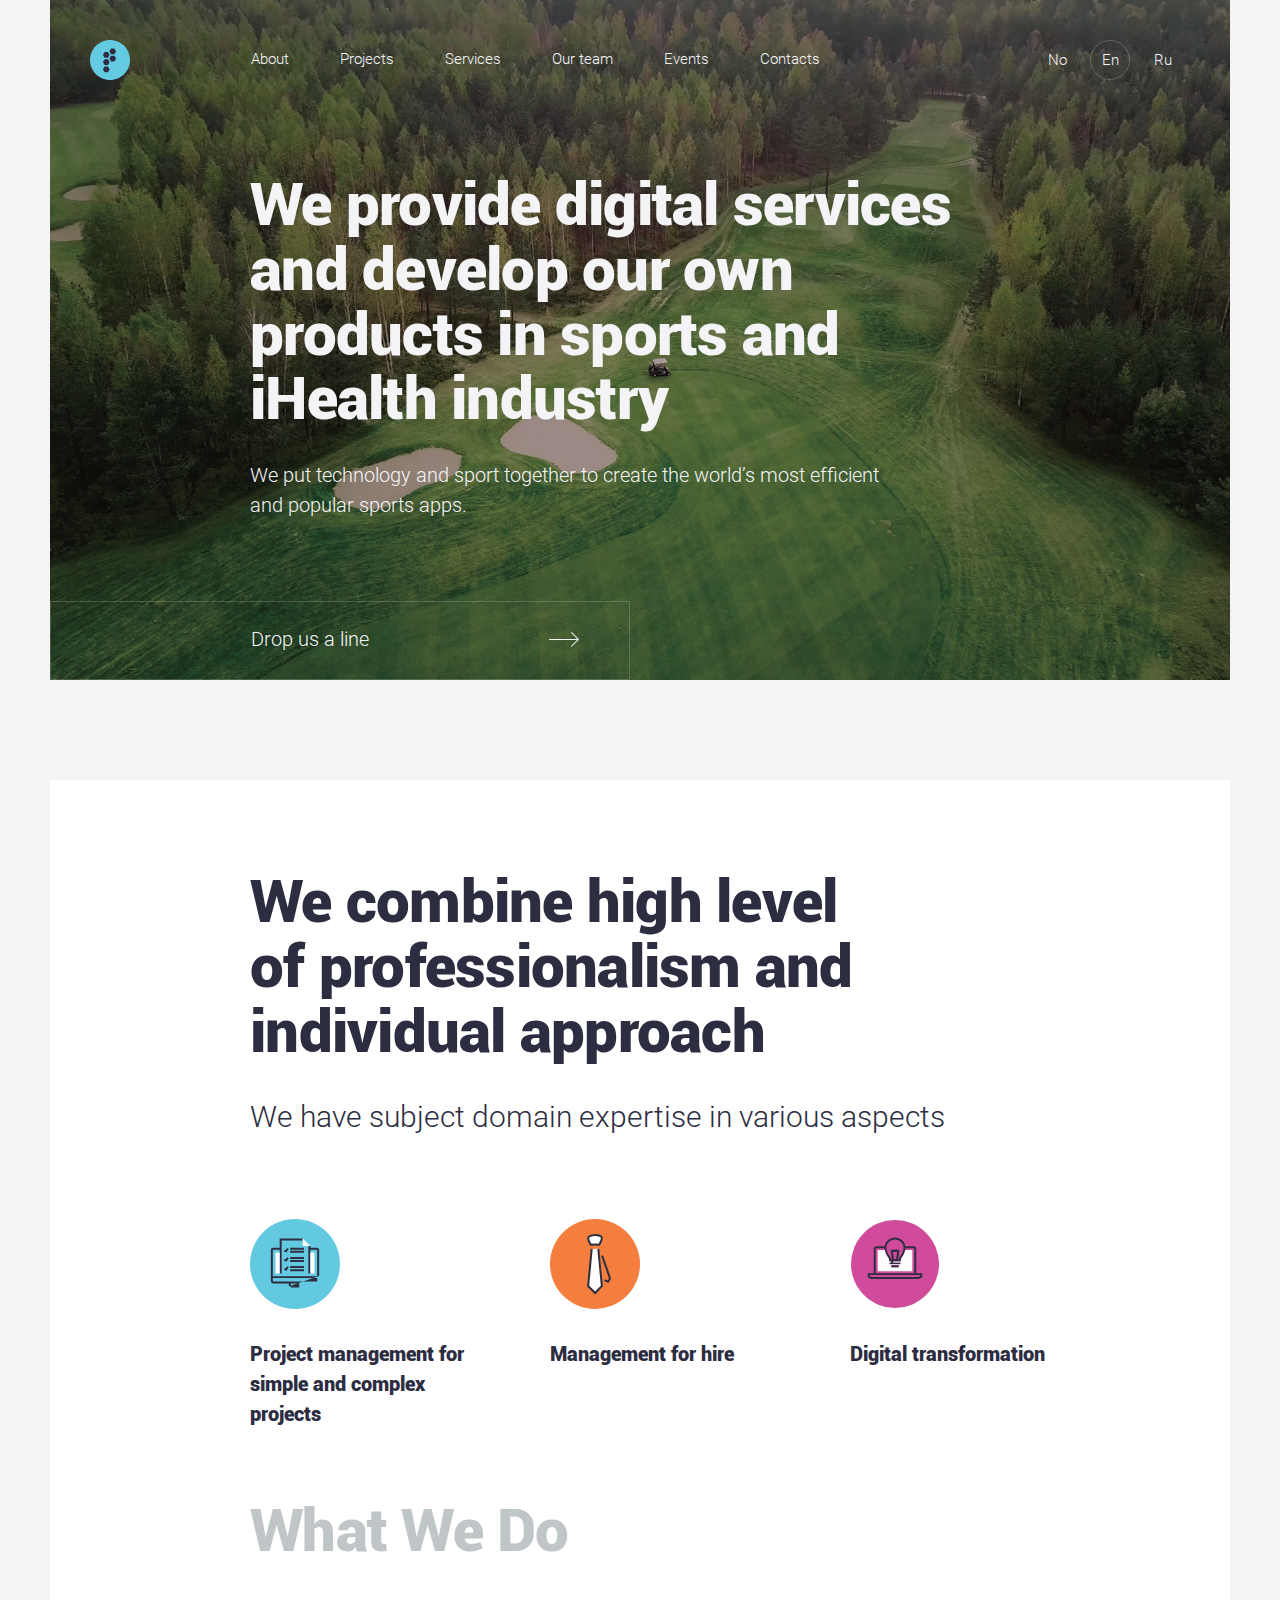
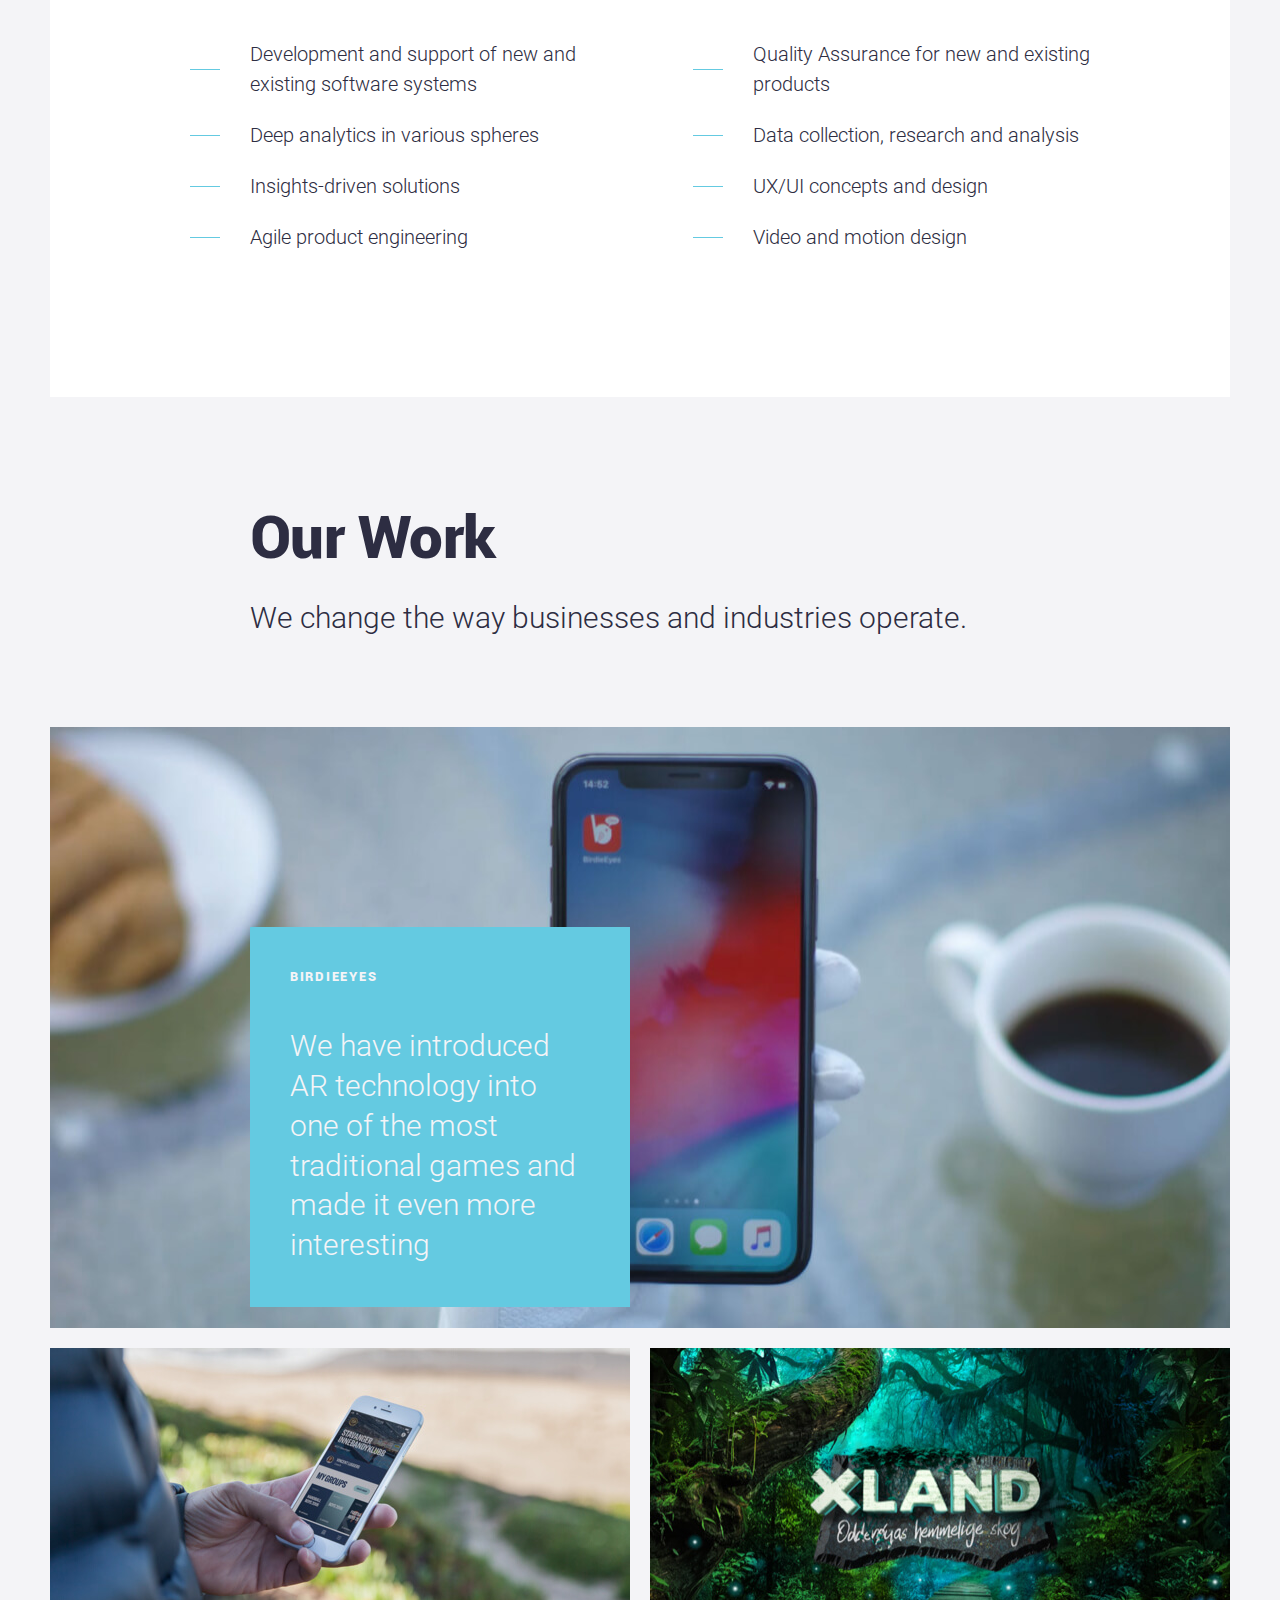
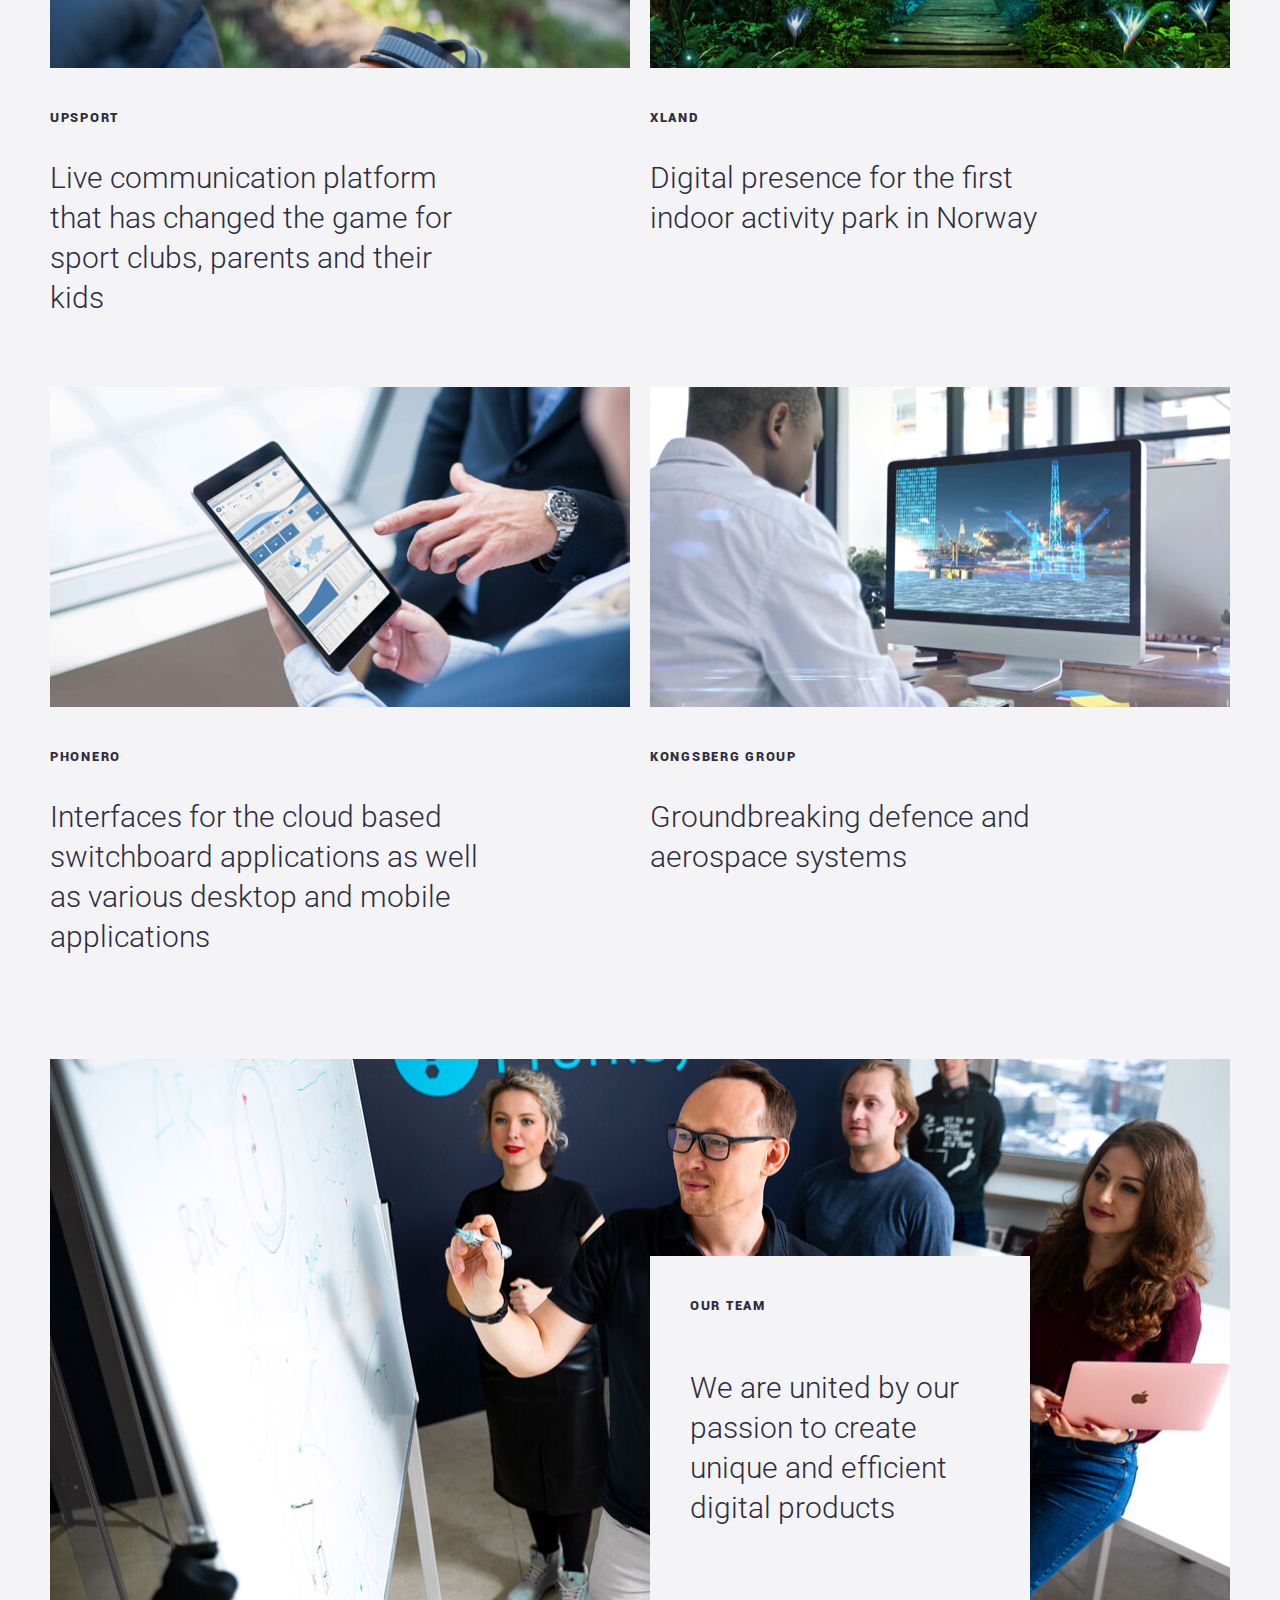
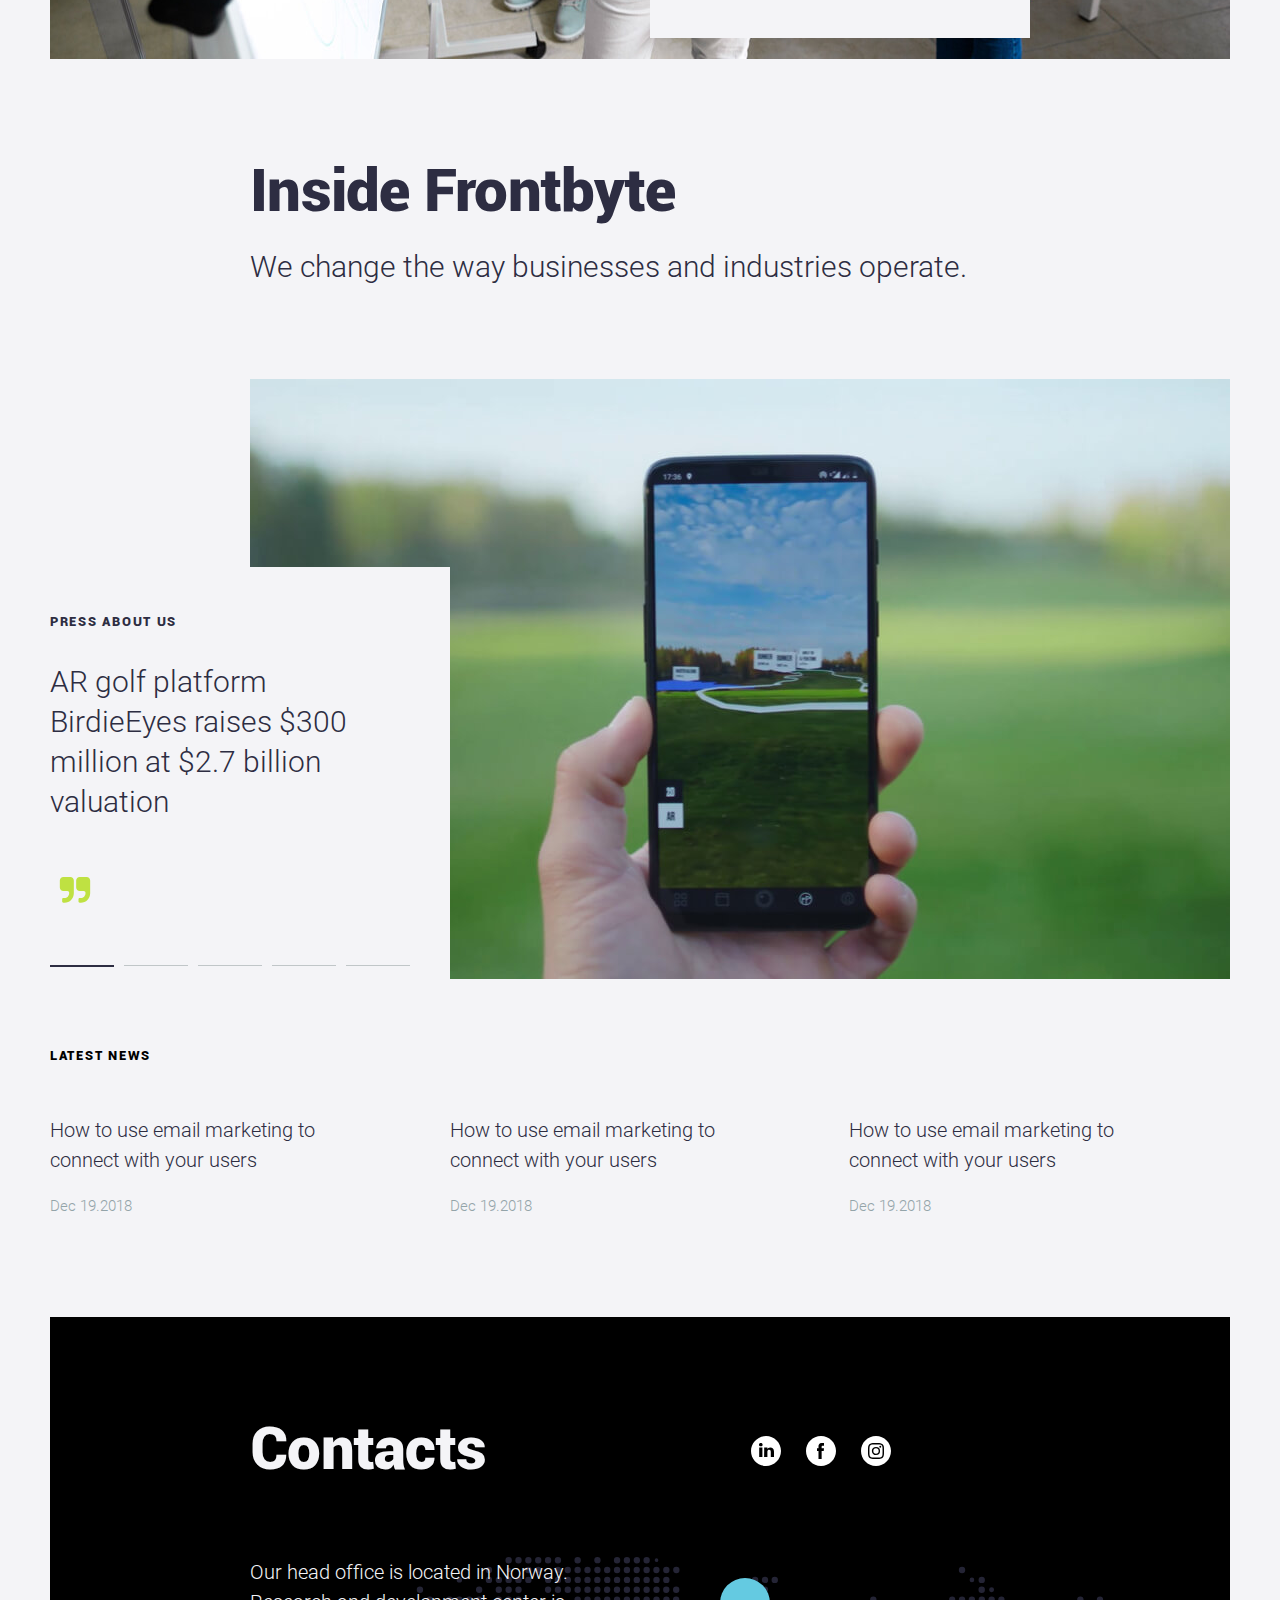
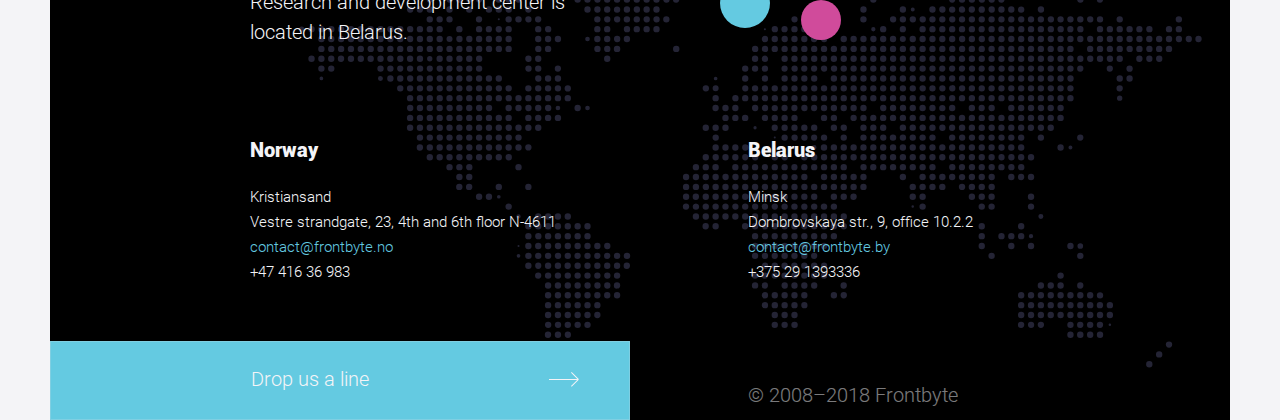
<file: index.html>
<!DOCTYPE html>
<html lang="en">

<head>
  <meta charset="UTF-8">
  <meta http-equiv="X-UA-Compatible" content="IE=edge">
  <meta name="viewport" content="width=device-width, initial-scale=1.0">
  <link rel="stylesheet" href="fonts/fonts.css">
  <link rel="stylesheet" href="styles/normalize.css">
  <link rel="shortcut icon" href="img/logо.ico">
  <link rel="stylesheet" href="styles/slider.css">
  <link rel="stylesheet" href="styles/style.css">
  <title>Frontbyte</title>
</head>

<body>
  <header class="header container">
    <div class="header__logo">
    <img  src="img/img-svg/logо.svg" alt="#" width="40" height="40"></div>
    <!-- navigation -->
    <nav class="header__nav">
      <ul class="header__nav-items">
        <li class="header__nav-item"><a class="header__nav-item-link" href="#about">About</a></li>
        <li class="header__nav-item"><a class="header__nav-item-link" href="#projects">Projects</a></li>
        <li class="header__nav-item"><a class="header__nav-item-link" href="#services">Services</a></li>
        <li class="header__nav-item"><a class="header__nav-item-link" href="#our team">Our team</a></li>
        <li class="header__nav-item"><a class="header__nav-item-link" href="#events">Events</a></li>
        <li class="header__nav-item"><a class="header__nav-item-link" href="#footer">Contacts</a></li>
      </ul>
    </nav>
    <!-- lang -->
    <div class="lang">
      <button class="lang-item">No</button>
      <button class="lang-item lang-item--active">En</button>
      <button class="lang-item">Ru</button>
    </div>
  </header>
  <!-- services -->
  <section class="services_home container">
    <div class="services">
      <h1 class="services__advertising title">We&nbsp;provide digital services and develop our own products
        in&nbsp;sports and iHealth industry</h1>
      <p class="services__providing innovation">We&nbsp;put technology and sport together to&nbsp;create the
        world&rsquo;s most efficient and popular sports apps.</p>
    </div>
    <div class="response">
      <span class="response__text">Drop us a line</span>
      <img class="arrow" src="img/img-svg/strelka.svg" alt="#">
    </div>
    </div>
  </section>
  <main>
    <!-- advantages -->
    <section class="advantages">
      <div class="container">
        <div class="advantages__container">
          <div class="advantages__header">
            <h2 class="advantages__title title">We&nbsp;combine high level of&nbsp;professionalism and individual
              approach</h2>
            <p class="advantages__innovation innovation">We&nbsp;have subject domain expertise in&nbsp;various aspects
            </p>
          </div>
          <ul class="advantages__list">
            <li class="advantages__list-item">
              <picture> <img class="advantages__list-icon"
                src="img/img-svg/documents.svg" alt="#" width="90" height="90"></picture>
                <p class="advantages__list-desc">Project management for simple and complex projects</p>
            </li>
            <li class="advantages__list-item">
              <picture> <img class="advantages__list-icon"
                  src="img/img-svg/galstuk.svg" alt="#" width="90" height="90"></picture>
                <p class="advantages__list-desc">Management for hire</p>
            </li>
            <li class="advantages__list-item">
              <picture><img class="advantages__list-icon"
                  src="img/img-svg/lampa.svg" alt="#" width="90" height="90"></picture>
                <p class="advantages__list-desc">Digital transformation</p>
            </li>
          </ul>
        </div>
    </section>
    <!-- skills -->
    <section class="skills">
      <div class="skills__container container">
        <h3 class="skills__title title">What We Do</h3>
        <div class="skills__list-wrapper">
          <ul class="skills__list">
            <li class="skills__list-item">Development and support of&nbsp;new and existing software systems</li>
            <li class="skills__list-item ">Quality Assurance for new and existing products</li>
            <li class="skills__list-item">Deep analytics in various spheres</li>
            <li class="skills__list-item">Data collection, research and analysis</li>
            <li class="skills__list-item">Insights-driven solutions</li>
            <li class="skills__list-item">UX/UI concepts and design</li>
            <li class="skills__list-item">Agile product engineering</li>
            <li class="skills__list-item">Video and motion design</li>
          </ul>
        </div>
      </div>
      </div>
    </section>
    <!-- platforms -->
    <section class="platforms">
      <div class="platforms__container container">
        <div class="platforms__improved">
          <h2 class="platforms__our title">Our Work</h2>
          <p class="platforms__ways innovation">We&nbsp;change the way businesses and industries operate.</p>
        </div>
        <a href="javascript:void(0)"; title="BIRDIEEYES">
          <div class="platforms__reality">
            <div class="platforms__reality-block">
              <h5 class="platforms__reality-games">BIRDIEEYES</h5>
              <p class="platforms__reality-card ">We&nbsp;have introduced AR technology into one of&nbsp;the most traditional games and made it&nbsp;even more interesting</p>
            </div>
          </div>
        </a>
        <div class="platforms__card">
          <div class="platforms__applications">
            <a href="javascript:void(0)"; title="upsport" rel="noopener noreferrer">
              <picture class="platforms__applications-item">
                <img src="img/img-upsport.jpg" alt="#" width="580" height="320">
              </picture>
            </a>
            <a href="javascript:void(0)"; title="UPSPORT" rel="noopener noreferrer">
              <h5 class="platforms__applications-company">UPSPORT</h5>
            </a>
            <p class="platforms__company-desc">Live communication platform that has changed the game for
              sport clubs, parents and their kids</p>
          </div>
          <div class="platforms__applications">
            <a href="javascript:void(0)"; title="xland" rel="noopener noreferrer">
              <picture class="platforms__applications-item">
                <img src="img/img-xland.jpg" alt="#" width="580" height="320">
              </picture>
            </a>
            <a href="javascript:void(0)"; title="XLAND" rel="noopener noreferrer">
              <h5 class="platforms__applications-company">XLAND</h5>
            </a>
            <p class="platforms__company-desc">Digital presence for the first indoor activity park in
              Norway
            </p>
          </div>
          <div class="platforms__applications">
            <a href="javascript:void(0)"; title="phonero" rel="noopener noreferrer">
              <picture class="platforms__applications-item">
                <img src="img/img-phonero.jpg" alt="#" width="580" height="320">
              </picture>
            </a>
            <a href="javascript:void(0)"; title="PHONERO" rel="noopener noreferrer">
              <h5 class="platforms__applications-company">PHONERO</h5>
            </a>
            <p class="platforms__company-desc">Interfaces for the cloud based switchboard applications as
              well as&nbsp;various desktop and mobile applications
            </p>
          </div>
          <div class="platforms__applications">
            <a href="javascript:void(0)"; title="kongsberg" rel="noopener noreferrer">
              <picture class="platforms__applications-item">
                <img src="img/img-kongsberg.jpg" alt="#" width="580" height="320">
              </picture>
            </a>
            <a href="javascript:void(0)"; title="KONGSBERG GROUP" rel="noopener noreferrer">
              <h5 class="platforms__applications-company">KONGSBERG GROUP</h5>
            </a>
            <p class="platforms__company-desc">Groundbreaking defence and aerospace systems</p>
          </div>
        </div>
    </section>
    <!-- team -->
    <section class="team">
      <a href="javascript:void(0)"; title="OUR TEAM">
        <div class="team__work container">
          <div class="team__work-block">
            <h5 class="platforms__reality-games team__work-games">OUR TEAM</h5>
            <p class="platforms__reality-card team__games-card">We&nbsp;are united by&nbsp;our passion to
              create unique and efficient digital products</p>
          </div>
        </div>
        </div>
      </a>
    </section>
    <!-- frontbyte -->
    <section class="frontbyte">
      <div class="container">
        <h2 class="frontbyte__title title ">Inside Frontbyte</h2>
        <p class="frontbyte__innovation innovation">We change the way businesses and industries operate.</p>
        <div class="frontbyte__fon">
          <div class="frontbyte__slider ">
            <div class="frontbyte__slider-item">
              <a href="javascript:void(0)"; title="PRESS ABOUT US">
                <h5 class="frontbyte__slider-pressa">PRESS ABOUT US</h5>
                <p class="frontbyte__slider-pressa-text">AR&nbsp;golf platform BirdieEyes raises $300 million
                  at&nbsp;$2.7 billion valuation</p>
              </a>
              <img class="item" src="img/img-svg/slider.svg" alt="javascript:void(0)">
            </div>
            <div class="frontbyte__slider-item">
              <a href="javascript:void(0)"; title="PRESS ABOUT US">
                <h5 class="frontbyte__slider-pressa">PRESS ABOUT US</h5>
                <p class="frontbyte__slider-pressa-text">AR&nbsp;golf platform BirdieEyes raises $3600 million
                  at&nbsp;$2.7 billion valuation</p>
              </a>
              <img class="item" src="img/img-svg/slider.svg" alt="javascript:void(0)">
            </div>
            <div class="frontbyte__slider-item">
              <a href="javascript:void(0)"; title="PRESS ABOUT US">
                <h5 class="frontbyte__slider-pressa">PRESS ABOUT US</h5>
                <p class="frontbyte__slider-pressa-text">AR&nbsp;golf platform BirdieEyes raises $3900 million
                  at&nbsp;$2.7 billion valuation</p>
              </a>
              <img class="item" src="img/img-svg/slider.svg" alt="javascript:void(0)">
            </div>
            <div class="frontbyte__slider-item">
              <a href="javascript:void(0)"; title="PRESS ABOUT US">
                <h5 class="frontbyte__slider-pressa">PRESS ABOUT US</h5>
                <p class="frontbyte__slider-pressa-text">AR&nbsp;golf platform BirdieEyes raises $800 million
                  at&nbsp;$2.7 billion valuation</p>
              </a>
              <img class="item" src="img/img-svg/slider.svg" alt="javascript:void(0)">
            </div>
            <div class="frontbyte__slider-item">
              <a href="javascript:void(0)"; title="PRESS ABOUT US">
                <h5 class="frontbyte__slider-pressa">PRESS ABOUT US</h5>
                <p class="frontbyte__slider-pressa-text">AR&nbsp;golf platform BirdieEyes raises $700 million
                  at&nbsp;$2.7 billion valuation</p>
              </a>
              <img class="item" src="img/img-svg/slider.svg" alt="javascript:void(0)">
            </div>
          </div>
        </div>
      </div>
    </section>
    <article class="news">
      <div class="news__container container">
        <h2 class="news__last">LATEST NEWS</h2>
        <ul class="news__list-items">
          <li class="news__list-item"><a href="javascript:void(0)"; title="How to use email
            marketing to connect with your users" rel="noopener noreferrer"> How to use email
              marketing to connect with your users</a>
            <p class="news__list-item-date">Dec<time> 19.2018</time></p>
          </li>
          <li class="news__list-item"><a href="javascript:void(0)"; title="ow to use email
            marketing to connect with your users" rel="noopener noreferrer"> How to use email
              marketing to connect with your users </a>
            <p class="news__list-item-date"><time>Dec 19.2018</time></p>
          </li>
          <li class="news__list-item"> <a href="javascript:void(0)"; title="How to use email
            marketing to connect with your users" rel="noopener noreferrer">How to use email
              marketing to connect with your users </a>
            <p class="news__list-item-date"><time>Dec 19.2018</time></p>
          </li>
        </ul>
      </div>
    </article>
  </main>
  <!-- footer -->
  <footer class="footer container">
    <div class=" footer__wrapper">
      <div class="footer__box">
        <h2 class="footer__title title">Contacts</h2>
        <ul class="footer__manager">
          <li class="footer__list-item"><a href="javascript:void(0)"; title="list-item" rel="noopener noreferrer"><img
                src="img/img-svg/ic-linkedin-white.svg" alt="#" width="30" height="30"></a></li>
          <li class="footer__list-item"><a href="javascript:void(0)"; title="facebook" rel="noopener noreferrer"><img
                src="img/img-svg/ic-facebook-white.svg" alt="#" width="30" height="30"></a></li>
          <li class="footer__list-item"><a href="javascript:void(0)"; title="instagram" rel="noopener noreferrer"><img
                src="img/img-svg/ic-instagram-white.svg" alt="#" width="30" height="30"></a></li>
        </ul>
      </div>
      <div class="footer__map">
        <div class="footer__column">
          <p class="footer__address-office">Our head office is located in Norway.
            Research and development center is located in Belarus.</p>
          <div>
            <span class="marker-blue"></span>
            <span class="marker-pink"></span>
          </div>
        </div>
        <div class="footer__wrap">
          <div class="footer__locations">
            <h3 class="footer__strana">Norway</h3>
            <div class="footer__address">Kristiansand <br>
              Vestre strandgate, 23, 4th and 6th floor N-4611
              <div>
                <div class="footer__messengers">
                  <a class="footer__mail" target="_blank" href="contact@frontbyte.no">contact@frontbyte.no</a>
                  <a class="footer__number" target="_blank" href="#">+47 416 36 983</a>
                </div>
              </div>
            </div>
          </div>

          <div class="footer__locations">
            <h3 class="footer__strana">Belarus</h3>
            <div class="footer__address"> Minsk <br>
              Dombrovskaya str., 9, оffice 10.2.2
              <div class="footer__messengers">
                <a class="footer__mail" target="_blank" href="contact@frontbyte.by">contact@frontbyte.by</a>
                <a class="footer__number" target="_blank" href="">+375 29 1393336</a>
              </div>
            </div>
            <p class="footer__data"><time>© 2008–2018 Frontbyte</time></p>
          </div>
        </div>
      </div>
      <div>
      </div>
      <div class="response footer__response ">
        <span class="response__text ">Drop us a line</span>
        <img class="arrow footer__arrow" src="img/img-svg/strelka.svg" alt="javascript:void(0)">
      </div>

    </div>
  </footer>
  <!-- Подключаем jQuery -->
  <script src="https://code.jquery.com/jquery-3.6.4.min.js"></script>
  <!-- Подключаем слайдер Slick -->
  <script src="js/slick.min.js"></script>
  <!-- Подключаем файл скриптов -->
  <script src="js/script.js"></script>
  <script src="js/scroll.js"></script>
</body>
</html>
</file>
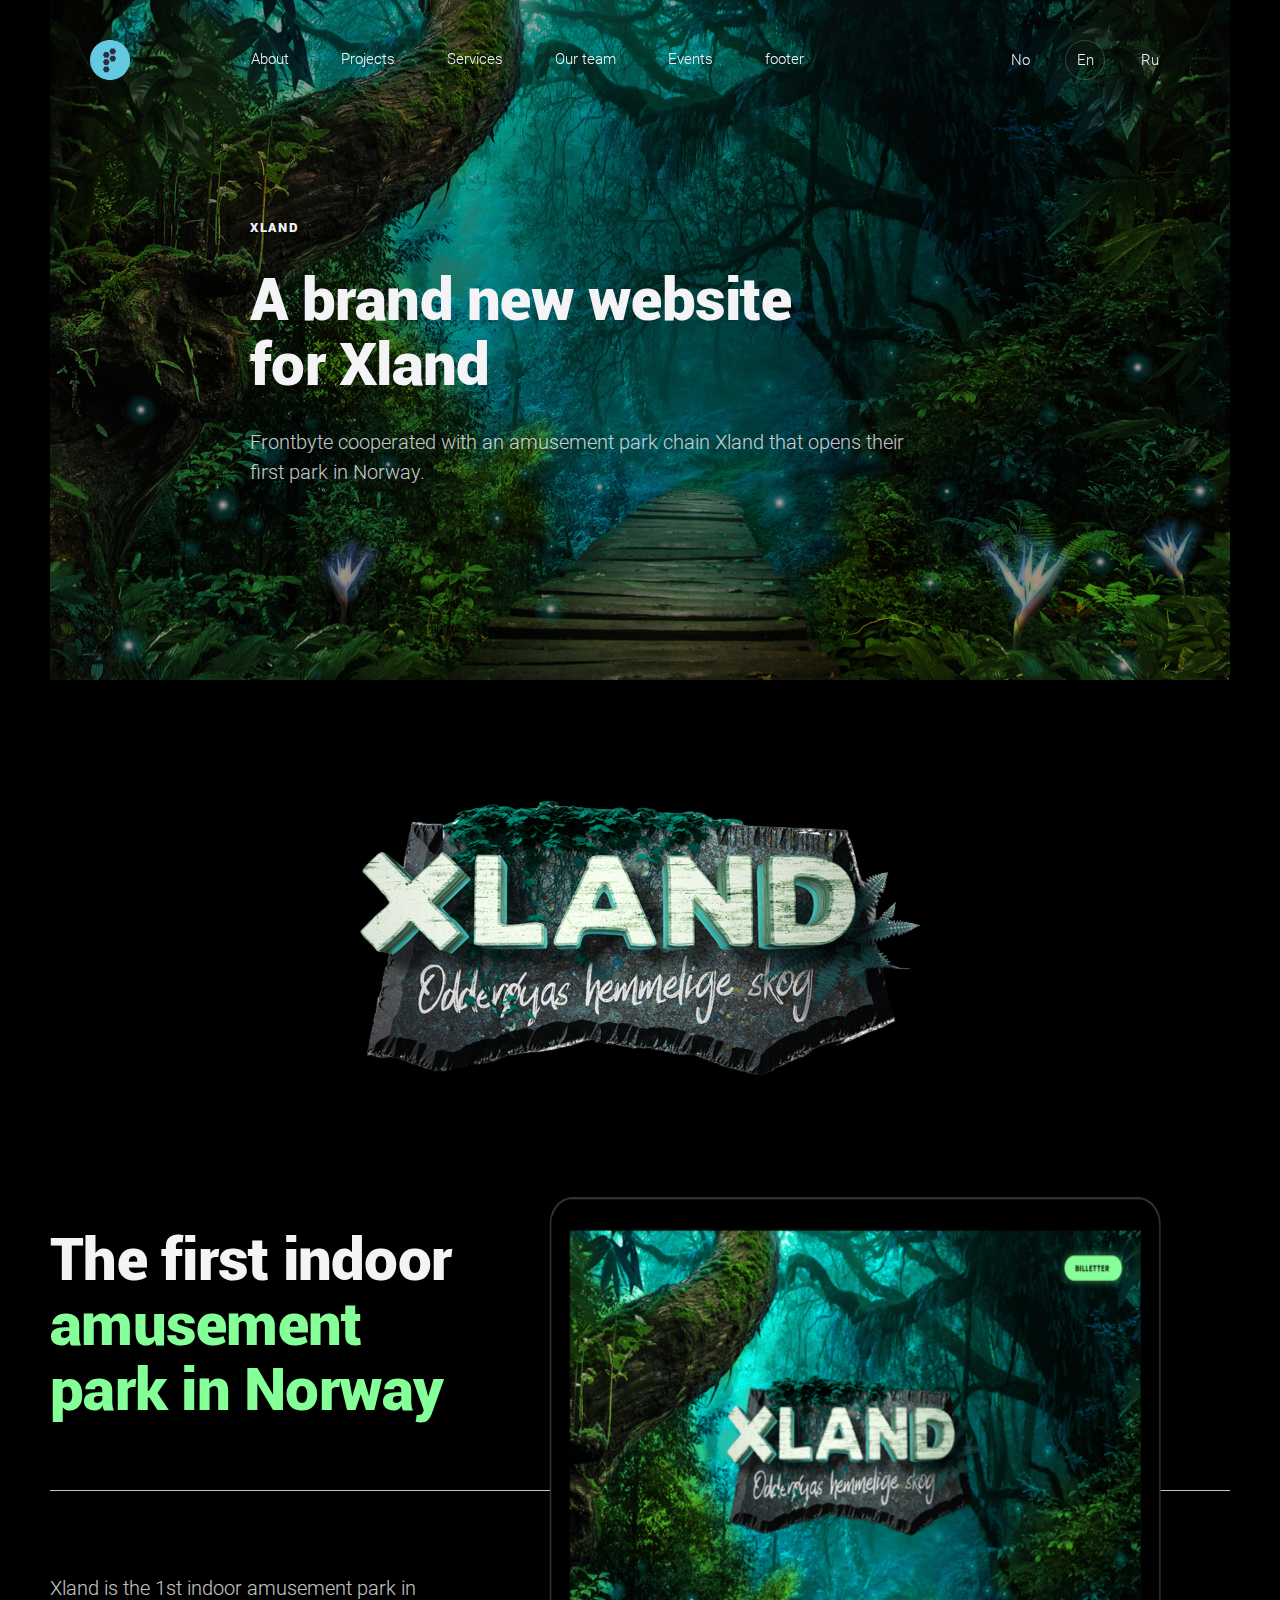
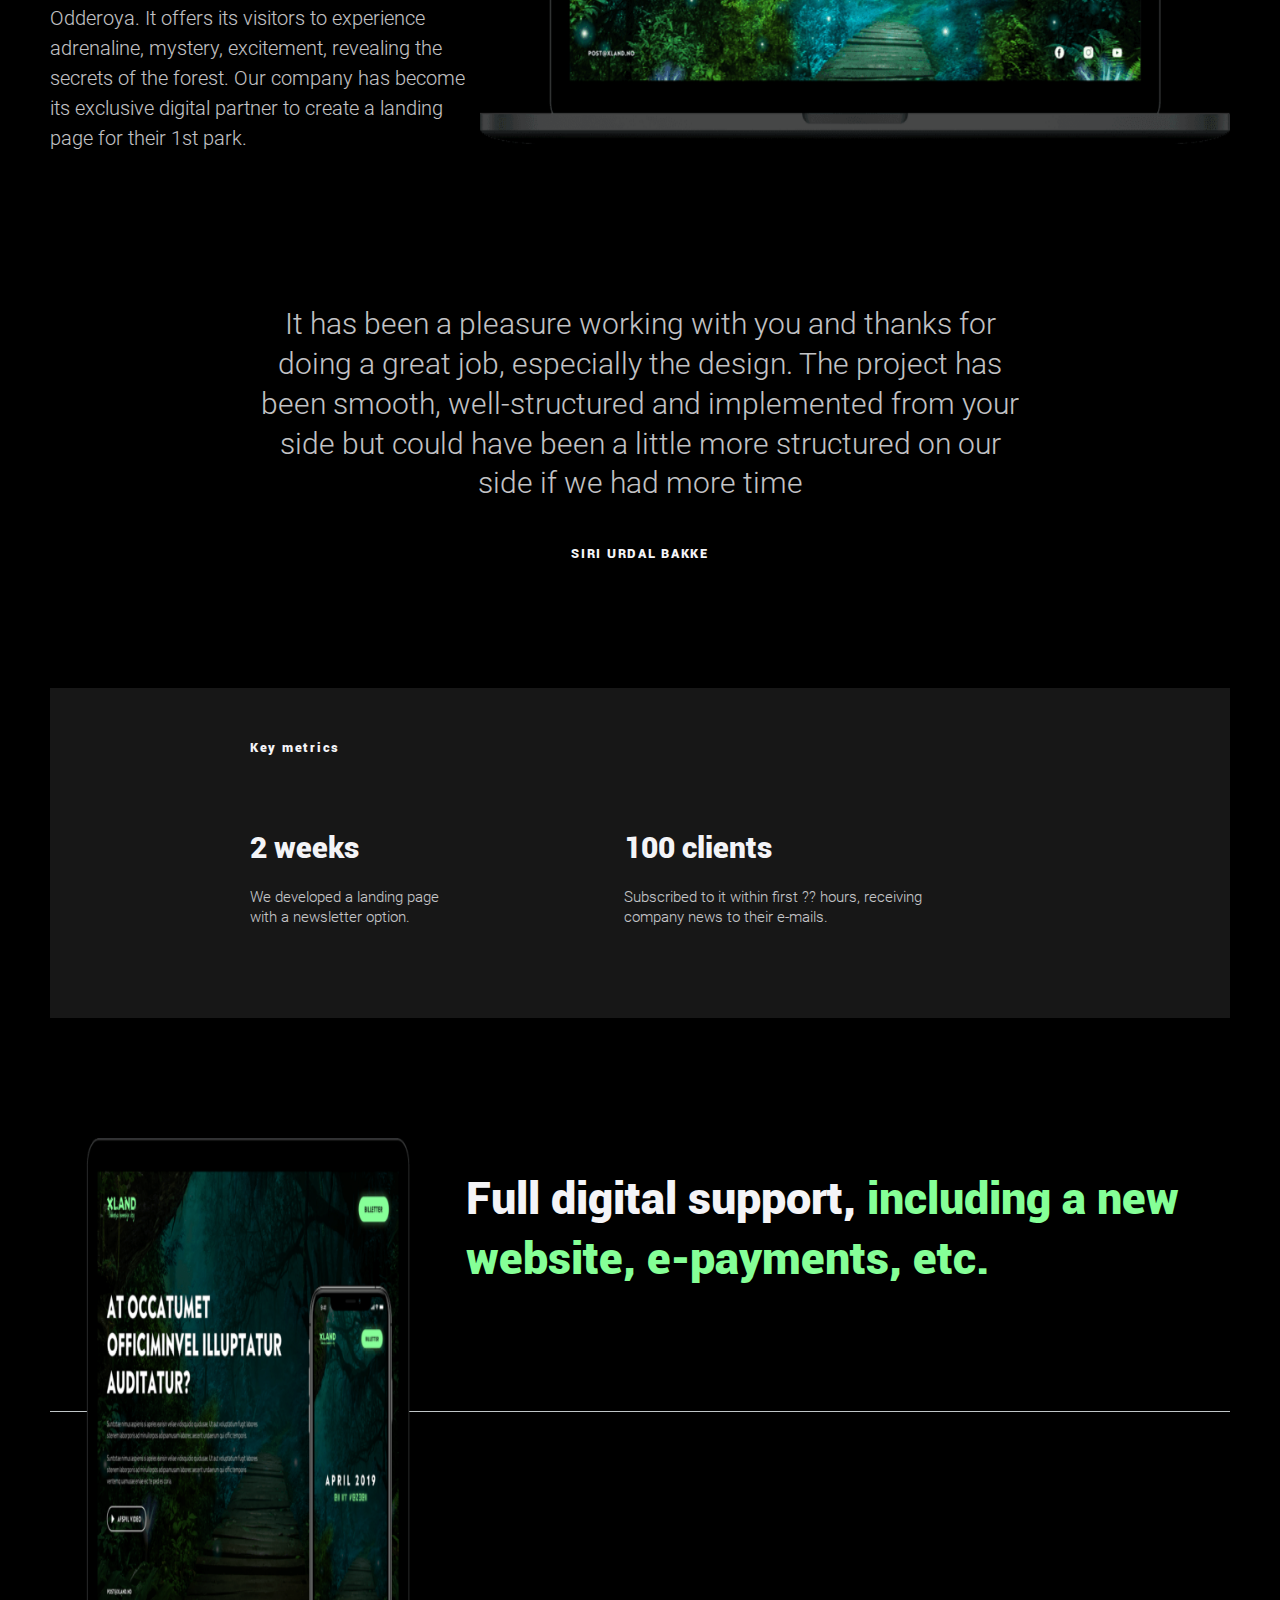
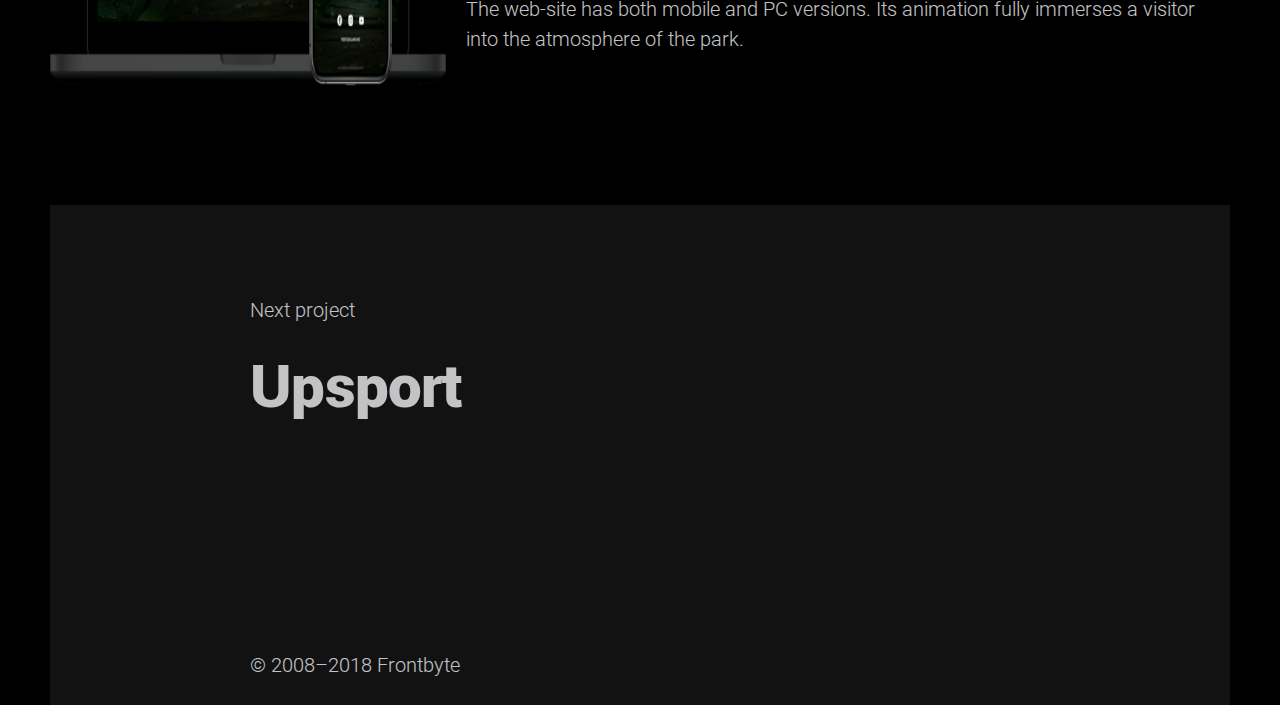
<file: Xland/xland.html>
<!DOCTYPE html>
<html lang="en">

<head>
  <meta charset="UTF-8">
  <meta http-equiv="X-UA-Compatible" content="IE=edge">
  <meta name="viewport" content="width=device-width, initial-scale=1.0">
  <link rel="stylesheet" href="fonts/fonts.css">
  <link rel="stylesheet" href="styles/normalize.css">
  <link rel="shortcut icon" href="img/logо.ico">
  <link rel="stylesheet" href="styles/style.css">
  <title>Frontbyte</title>
</head>

<body class="body">
  <header class="header container">
   <a href="javascript:void(0)";></a> <img class="header__logo" src="img-svg/logо.svg" alt="#" width="40" height="40">
    <!-- navigation -->
    <nav class="header__nav">
      <a href="javascript:void(0)";>
      </a>
      <ul class="header__nav-items">
        <li class="header__nav-item"><a class="header__nav-item-link" href="#About">About</a></li>
        <li class="header__nav-item"><a class="header__nav-item-link" href="#Projects">Projects</a></li>
        <li class="header__nav-item"><a class="header__nav-item-link" href="#Services">Services</a></li>
        <li class="header__nav-item"><a class="header__nav-item-link" href="#Our team">Our team</a></li>
        <li class="header__nav-item"><a class="header__nav-item-link" href="#Our team">Events</a></li>
        <li class="header__nav-item"><a class="header__nav-item-link" href="#footer">footer</a></li>
      </ul>
    </nav>
    <!-- lang -->
    <div class="lang">
      <button><span class="lang-item">No</span></button>
      <button><span class="lang-item lang-item--active">En</span></button>
      <button><span class="lang-item">Ru</span></button>
    </div>
  </header>
  <!-- home -->
  <section class="home container">
    <h1 class="home__xland">XLAND</h1>
    <h2 class="home__advertising title">A brand new website
      for Xland</h2>
    <p class="home__providing description">Frontbyte cooperated with an amusement park chain Xland that opens their
      first park in Norway.</p>
  </section>
  <!-- xland__logo -->
  <section class="xland__logo container">
    <a href="javascript:void(0)";>
    <img class="xland__logo-img" src="img/img-xland-logo-PhotoRoom.png-PhotoRoom.png" alt="xland__logo" width="560"
      height="277">
    </a>
  </section>
  <!-- company__information -->
  <section class="company__information container">
    <div class="company__information-content">
      <h2 class="company__information-title title">
        The first indoor <span class="green">amusement park in Norway</span>
      </h2>
      <span class="line"></span>
      <p class="company__information-desc description">Xland is the 1st indoor amusement park in Odderoya. It offers its
        visitors to experience adrenaline, mystery, excitement, revealing the secrets of the forest. Our company has
        become its exclusive digital partner to create a landing page for their 1st park.</p>
    </div>
    <div>
    <picture class="company__information-img"> <img src="img/img_xland_1.png" alt="#" width="750" height="547"></picture >
    <!-- <video class="company__information-video" width="650" height="447" controls="controls" src="Пение птиц (360p).mp4"></video> -->
  </div>
  </section>
  <section class="feedback container">
    <p class="feedback__content description">It has been a pleasure working with you and thanks for doing a great job,
      especially the design. The project has been smooth, well-structured and implemented from your side but could have
      been a little more structured on our side if we had more time</p>
    <span class="feedback__additional">Siri Urdal Bakke</span>
  </section>
  <section class="metrics container">
    <h2 class="metrics__title">Key metrics</h2>
    <div class="metrics__content">
      <div class="metrics__content-column">
        <h3 class="metrics__content-title">2 weeks</h3>
        <div class="metrics__content-desc description">We developed a landing page with a newsletter option.</div>
      </div>
      <div class="metrics__content-column">
        <h3 class="metrics__content-title">100 clients</h3>
        <div class="metrics__content-desc description">Subscribed to it within first ?? hours, receiving company news to
          their e-mails.</div>
      </div>
    </div>
  </section>
  <section class="digital-park container">
    <a href="javascript:void(0)";>
    <img class="digital-park__img" src="img/img_xland_2.png" alt="Xland"></a>
    <div class="digital-park__content">
      <h2 class="digital-park__title">Full digital support, <span class="green">including a new website, e-payments,
          etc.</span></h2>
      <span class="line"></span>
      <p class="digital-park__desc description">The web-site has both mobile and PC versions. Its animation fully
        immerses a visitor into the atmosphere of the park.</p>
    </div>
  </section>
  <footer class="footer container">
    <span class="footer__caption">Next project</span>
    <h2 class="footer__title title">Upsport</h2>
    <span class="footer_copyright">© 2008–2018 Frontbyte</span>
  </footer>
  <!-- Подключаем файл скриптов -->
  <script src="../js/scroll.js"></script>
  <script src="../js/script.js"></script>
</body>

</html>
</file>
<file: fonts/fonts.css>
@font-face {
    font-family: 'Roboto';
    src: url('Roboto-Black.woff2') format('woff2');
    font-weight: 900;
    font-style: normal;
}


@font-face {
    font-family: 'Roboto';
    src: url('Roboto-Light.woff2') format('woff2');
    font-weight: 300;
    font-style: normal;
}
</file>
<file: styles/style.css>
:root {
  --coral: rgba(244, 244, 247);
  --black-blur: rgba(0, 0, 0, 0.4);
  --black: rgba(0, 0, 0);
  --chocolate-brown: rgba(48, 32, 32);
  --black-blurish-purple: rgba(48, 34, 43);
  --white-blur: rgba(255, 255, 255, 0.2);
  --apricot: rgba(177, 159, 159);
  --timber-wolf: rgba(240, 231, 231, 0.2);
  --white: rgb(255, 255, 255);
  --purplish-blue: rgba(45, 45, 66);
  --pale-blue: rgba(192, 198, 200);
  --aquamarine: rgba(100, 202, 225);
  --agate-gray: rgba(147, 164, 169);
  --pink: rgba(208, 75, 155);
  --blue-alice: rgba(240, 248, 255);
  --pale-green: rgba(144, 179, 84);
}

body {
  background-color: var(--coral);
  font-family: "Roboto";
  font-size: 30px;
  font-weight: 300;
  line-height: 1.33;
}

.container {
  max-width: 1180px;
  width: 100%;
  margin: 0 auto;
}

.title {
  font-size: 60px;
  font-weight: 900;
  line-height: 1.08;
  letter-spacing: -0.75px;
  margin: 0 200px;
  margin-bottom: 30px;
}

.innovation {
  font-size: 20px;
  line-height: 1.5;
  margin: 0px 300px 0px 200px;
  font-size: 20px;
  font-weight: 300;
}

/* header */

.header {
  position: absolute;
  top: 0;
  left: 0;
  right: 0px;
  display: flex;
  padding: 40px 60px 40px 40px;
  font-size: 15px;
  z-index: 10;
}

.header__fixed {
  z-index: 5;
  top: 0;
  left: 0;
  right: 0;
  max-width: max-content;
  background: var(--black-blur);
  position: sticky;
  animation-name: fad;
  animation-duration: 1s;
}

.header__fixed:hover {
  background-color: var(--black);
}

@keyframes fad {
  from {
    opacity: 0;
    top: -50px;
  }

  to {
    opacity: 1;
    top: 0;
  }
}

.header__nav {
  display: flex;
}

.header__nav-items {
  display: flex;
  column-gap: 49px;
  list-style-type: none;
  margin-left: 80px;
  padding-top: 10px;
}

.nav-items-scroll {
  padding-left: -150px;
  font-size: 18px;
  column-gap: 62px;
}

.header__nav-item-link {
  padding: 1px;
  color: var(--coral);
  position: relative;
}

.header__nav-item-link:after {
  content: "";
  border-bottom: 1px solid var(--white);
  width: 0px;
  position: absolute;
  bottom: 0;
  left: 50%;
}

/* Обтекание */
.header__nav-item-link:hover:after {
  width: 100%;
  height: 3px;
  left: 0;
  transition: all 0.5s linear;
}

.header__nav-item {
  flex-shrink: 0;
}

.header__nav-item-link {
  text-decoration: none;
  flex-shrink: 1;
}

.lang {
  display: flex;
  margin-left: 250px;
  column-gap: 13px;
}

.lang__scroll {
  margin-left: 100px;
}


.lang-item {
  width: 40px;
  height: 40px;
  display: flex;
  cursor: pointer;
  border-radius: 50%;
  justify-content: center;
  align-items: center;
  color: var(--coral);
}

.lang-item:hover {
  transform: scale(1.2);
}

.lang-item--active {
  border: solid 1px var(--white-blur);
}

.services__advertising {
  height: 260px;
  margin: 0px 200px 0px 200px;
  padding-top: 173px;
  color: var(--coral);
  margin-bottom: 200px;
}

.services_home {
  position: relative;
  height: 680px;
  background: url(../img/fon/img-header.jpg) no-repeat;
  background-blend-mode: multiply;
  background-color: var(--apricot);
  margin-bottom: 100px;
}

.services__providing {
  color: var(--coral);
  width: 680px;
  padding-right: 40px;
}

.response {
  position: absolute;
  width: 580px;
  border: solid 1px var(--timber-wolf);
  display: flex;
  align-items: center;
  cursor: pointer;
  padding: 22px 0px 25px 200px;
  bottom: 0px;
  left: 0px;
  font-size: 20px;
  line-height: 1.5;
  color: var(--coral);
}

.response:hover {
  background-color: var(--black-blur);
}


.arrow {
  margin-left: auto;
  margin-right: 50px;
}

/* advantages */

.advantages {
  background-color: var(--white);
  width: 1180px;
  margin: 0 auto;
  color: var(--purplish-blue);
}

.advantages__header {
  margin-bottom: 85px;
}

.advantages__title {
  padding-top: 90px;
  font-size: 60px;
}

.advantages__innovation {
  width: 780px;
  height: 40px;
  font-size: 30px;
}

.advantages__list {
  margin-left: 160px;
  display: flex;
  column-gap: 60px;
  font-size: 20px;
  font-weight: 900;
  line-height: 1.5;
}

.advantages__list-item {
  list-style-type: none;
}

.advantages__list-icon {
  margin-bottom: 30px;
  transition: .8s ease-in-out;
}

.advantages__list-icon:hover {
  transform: rotate(360deg)scale(1.2);
}

.advantages__list-desc {
  width: 240px;
  display: flex;
  text-align: left;
}

/* skills  */

.skills {
  background-color: var(--white);
  width: 1180px;
  color: var(--purplish-blue);
  margin: 0 auto;
  margin-bottom: 109px;
}

.skills__title {
  padding-top: 70px;
  color: var(--pale-blue);
  margin-bottom: 75px;
}

.skills__list-wrapper {
  margin: 0 100px;
  font-size: 20px;
  line-height: 1.5;
}

.skills__list {
  font-size: 20px;
  line-height: 1.5;
  padding-bottom: 145px;
  list-style-type: none;
  display: flex;
  flex-wrap: wrap;
  column-gap: 103px;
  row-gap: 21px;
}

.skills__list-item {
  flex-basis: 400px;
  column-gap: 30px;
  display: flex;
  align-items: center;
}

.skills__list-item::before {
  content: "";
  width: 30px;
  flex-shrink: 0;
  height: 1px;
  background-color: var(--aquamarine);
}

/* platforms */

.platforms {
  color: var(--purplish-blue);
}

.platforms__improved {
  margin-bottom: 89px;
}
.platforms__our{
  margin-bottom: 27px;
}

.platforms__ways {
  line-height: 1.33;
  font-size: 30px;
  font-weight: 300;
  white-space: nowrap;
  margin-bottom: 20px;
}

.platforms__reality {
  background: url(../img/fon/vid-birdieeyes.jpg) center/100% 100% no-repeat;
  padding: 200px 0px 1px 200px;
  color: var(--coral);
  margin-bottom: 20px;
}

.platforms__reality-block {
  width: 380px;
  color: var(--coral);
  overflow: auto;
  height: 380px;
  background-color: var(--aquamarine);
  margin-bottom: 20px;
  display: block;

}

.platforms__reality-games {
  padding: 40px 40px 39px 40px;
  font-size: 13px;
  font-weight: 900;
  line-height: 1.54;
  letter-spacing: 1.73px;
}

.platforms__reality-card {
  
  padding: 0 40px 40px;

}

.platforms__card {
  width: 1180px;
  display: flex;
  flex-wrap: wrap;
  column-gap: 20px;
  row-gap: 70px;
  padding-bottom: 84px;
}

.platforms__applications-company {
  margin-top: 40px;
  font-size: 13px;
  font-weight: 900;
  line-height: 1.54;
  letter-spacing: 1.73px;
}

.platforms__company-desc {
  width: 440px;
  overflow: auto;
  margin-top: 30px;
}

.platforms__applications {
  width: 580px;
  cursor: pointer;
}

.platforms__applications:hover {
  box-shadow: 20px -15px 10px 5px var(--black-blur);
  background-color: var(--blue-alice);

}

.team {
  margin-bottom: 81px;
  display: block;
}

.team__work {
  background: url(../img/fon/img-team-home.jpg) center no-repeat;
  padding: 205px 200px 10px 600px;

}

.team__work-block {
  background-color: var(--coral);
  color: var(--purplish-blue);
  width: 380px;
  margin-top: 10px;
  margin-bottom: 30px;

}

.team__work-games {
  font-size: 13px;
  font-weight: 900;
  line-height: 1.54;
  letter-spacing: 1.73px;
  padding-bottom: 52px;
  display: block;
}

.team__games-card {
  padding-bottom: 110px;
  
}

/* frontbyte */
.frontbyte {
  color: var(--purplish-blue);
  margin-bottom: 67px;
}

.frontbyte__title {
  font-size: 60px;
  font-weight: 900;
  line-height: 1.08;
  letter-spacing: -0.75px;
  margin-bottom: 24px;
}

.frontbyte__innovation {
  font-size: 30px;
  font-weight: 300;
  line-height: 1.33;
  white-space: nowrap;
  margin-bottom: 90px;
}

.frontbyte__fon {
  background: url(../img/fon/img-inside-press.jpg) right 100% no-repeat;
  padding-top: 190px;

}

.frontbyte__slider {
  width: 400px;
  background-color: var(--coral);
  
}

.frontbyte__slider-pressa {
  font-size: 13px;
  font-weight: 900;
  line-height: 1.54;
  letter-spacing: 1.73px;
  padding-top: 45px;
  padding-bottom: 30px;
}

.frontbyte__slider-pressa-text {
  width: 340px;
  padding-bottom: 55px;
}
.item{
 padding-bottom: 50px;
}

/* news */
.news {
  padding: 0;
  margin-bottom: 100px;
}

.news__last {
  font-size: 13px;
  font-weight: 900;
  line-height: 1.54;
  letter-spacing: 1.73px;
  margin-bottom: 49px;
}

.news__list-items {
  display: flex;
  list-style-type: none;
  column-gap: 19px;
  text-align: left;
  padding: 0;
}

.news__list-item {
  font-size: 20px;
  cursor: pointer;
  line-height: 1.5;
  padding-right: 60px;
  transition: all 0.5s ease;
}


.news__list-item-date {
  font-size: 15px;
  color: var(--agate-gray);
  margin-top: 20px;
}

/* footer */
.footer {
  color: var(--coral);
  background-color: var(--black);
  width: 1180px;
  position: relative;
  overflow: hidden;
}

.footer__box {
  display: flex;
  padding-top: 100px;
}

.footer__title {
  margin-bottom: 75px;
}

.footer__manager {
  display: flex;
  column-gap: 25px;
  list-style-type: none;
  margin-left: 25px;
  padding-top: 19px;
}

.footer__list-item {
  height: 30px;
  transition: all 0.5s ease;
  border-radius: 50%;
}

.footer__list-item:hover {
  transform: scale(1.2);
  background-color: var(--aquamarine);

}

.footer__map {
  background: url(../img/img-svg/img-map.svg) 249px 0px no-repeat;
}

.footer__column {
  display: flex;
  margin-bottom: 85px;
}

.footer__address-office {
  width: 380px;
  font-size: 20px;
 
  line-height: 1.5;
  color: var(--coral);
  margin-left: 200px;
}

.marker-blue {
  border-radius: 50%;
  display: inline-block;
  width: 50px;
  height: 50px;
  background-color: var(--aquamarine);
  margin-left: 90px;
  margin-bottom: 12px;
}

.marker-pink {
  border-radius: 50%;
  display: inline-block;
  width: 40px;
  height: 40px;
  background-color: var(--pink);
  margin-top: 43px;
  margin-left: 24px;
}

div>span:hover {
  transform: scale(1.2);
}

.footer__wrap {
  display: flex;
  /* align-items: flex-start; */
  margin-left: 200px;
  column-gap: 118px;
}

.footer__strana {
  font-size: 20px;
  font-weight: 900;
  line-height: 1.5;
  margin-bottom: 20px;
}

.footer__address {
  width: 380px;
  font-size: 15px;
  line-height: 1.67;
  color: var(--coral);
}

.footer__address::after {
  content: "";
  display: block;
  position: absolute;
  right: 0;
  bottom: -3px;
  width: 0;
  height: 2px;
}

.footer__messengers {
  display: flex;
  flex-direction: column;
  align-items: flex-start;
  width: fit-content;
}

.footer__mail {
  color: var(--aquamarine);
}

.footer__messengers>a:hover {
  color: var(--pale-green);
}

.footer__number {
  color: var(--coral);
}



.footer__response {
  position: absolute;
  background-color: var(--aquamarine);
}

.footer__arrow {
  margin-left: auto;
  margin-right: 50px;
}

.footer__data {
  color: var(--coral);
  margin-top: 95px;
  font-size: 20px;
  padding-bottom: 10px;
  line-height: 1.5;
  opacity: 0.5;
}
</file>
<file: Xland/fonts/fonts.css>
@font-face {
    font-family: 'Roboto';
    src: url('Roboto-Black.woff2') format('woff2');
    font-weight: 900;
    font-style: normal;
}


@font-face {
    font-family: 'Roboto';
    src: url('Roboto-Light.woff2') format('woff2');
    font-weight: 300;
    font-style: normal;
}
</file>
<file: Xland/styles/style.css>
:root {
  --coral: rgba(244, 244, 247);
  --black-blur: rgba(0, 0, 0, 0.4);
  --black: rgba(0, 0, 0);
  --chocolate-brown: rgba(48, 32, 32);
  --black-blurish-purple: rgba(48, 34, 43);
  --white-blur: rgba(255, 255, 255, 0.2);
  --apricot: rgba(177, 159, 159);
  --timber-wolf: rgba(240, 231, 231, 0.2);
  --white: rgb(255, 255, 255);
  --purplish-blue: rgba(45, 45, 66);
  --pale-blue: rgba(192, 198, 200);
  --aquamarine: rgba(100, 202, 225);
  --agate-gray: rgba(147, 164, 169);
  --pink: rgba(208, 75, 155);
  --blue-alice: rgba(240, 248, 255);
  --pale-green: rgba(144, 179, 84);
}

.green {
  color: rgb(133, 255, 151)
}

.line {
  position: absolute;
  background-color: rgb(192, 198, 200);
  height: 1px;
  width: 100%;
  top: 0;
  left: 0;
  bottom: 0;
  margin: auto;
}

body {
  background-color: rgb(0, 0, 0);
  font-family: "Roboto";
  font-size: 30px;
  font-weight: 300;
  line-height: 1.33;
  color: rgb(244, 244, 247);
}

.container {
  max-width: 1180px;
  width: 100%;
  margin: 0 auto 120px;
}

.title {
  font-size: 60px;
  font-weight: 900;
  line-height: 1.08;
  letter-spacing: -0.75px;
}

.description {
  line-height: 1.5;
  font-size: 20px;
  font-weight: 300;
  opacity: 0.8;
}

/* header */

.header {
  position: fixed;
  top: 0;
  left: 0;
  right: 0px;
  display: flex;
  padding: 40px 60px 40px 40px;
  font-size: 15px;
  z-index: 5;
}

.header__fixed {
  z-index: 10;
  top: 0;
  left: 0;
  right: 0;
  max-width: fit-content;
  background: var(--timber-wolf);
  position: fixed;
  animation-name: fad;
  animation-duration: 1s;
  border-radius: 15px;
}

.header__fixed:hover {
  background-color: var(--black);
}

@keyframes fad {
  from {
    opacity: 0;
    top: -50px;
  }

  to {
    opacity: 1;
    top: 0;
  }
}

.header__nav {
  display: flex;
}

.header__nav-items {
  display: flex;
  column-gap: 50px;
  list-style-type: none;
  margin-left: 80px;
  padding-top: 10px;
}

.nav-items-scroll {
  padding-left: -150px;
  font-size: 18px;
  column-gap: 53px;
}

.header__nav-item-link {
  padding: 1px;
  color: var(--coral);
  position: relative;
}

.header__nav-item-link:after {
  content: "";
  border-bottom: 3px solid var(--white);
  width: 0px;
  position: absolute;
  bottom: 0;
  left: 50%;
}

/* Обтекание */
.header__nav-item-link:hover:after {
  width: 100%;
  height: 3px;
  left: 0;
  transition: all 0.5s linear;
}

.header__nav-item {
  flex-shrink: 0;
}

.header__nav-item-link {
  text-decoration: none;
  flex-shrink: 1;
}

.lang {
  display: flex;
  margin-left: 227px;
  column-gap: 25px;
}

.lang__scroll {
  margin-left: 100px;
}


.lang-item {
  width: 40px;
  height: 40px;
  display: flex;
  cursor: pointer;
  border-radius: 50%;
  justify-content: center;
  align-items: center;
  color: var(--coral);
}

.lang-item:hover {
  transform: scale(1.2);
}

.lang-item--active {
  border: solid 1px var(--white-blur);
}

.home {
  position: relative;
  height: 680px;
  background: url(../img/img-xland-bg.jpg) no-repeat;
  background-blend-mode: multiply;
  background-color: rgb(177, 159, 159);
  padding: 209px 0 0 200px;
}

.home__xland {
  font-size: 13px;
  font-weight: 900;
  line-height: 1.54;
  letter-spacing: 1.73px;
}


.home__advertising {
  margin: 30px 0;
  max-width: 600px;
}

.home__providing {
  max-width: 660px;
}


/* xland__logo */

.xland__logo {
  width: 100%;
}

.xland__logo-img {
  max-width: 560px;
  width: 100%;
  height: 277px;
  margin: 0 auto;
}

/* company__information */

.company__information {
  display: flex;
  position: relative;
}

.company__information-content {
  display: flex;
  flex-direction: column;
  padding: 31px 0;
  justify-content: space-between;
}

.company__information-img {
  position: relative;
  margin-right: -217px;
  z-index: 15;
  max-width: 950px;
  height: 647px;
  height: 100%;
  width: 100%;
  height: 547px;
}

/* feedback */

.feedback {
  width: 780px;
  text-align: center;
}

.feedback__content {
  margin: 0 0 25px;
}
.feedback__content{
  font-size: 30px;
  font-weight: 300;
  line-height: 1.33;
}

.feedback__additional {
  line-height: 1.54;
  letter-spacing: 1.73px;
  font-weight: 900;
  font-size: 13px;
  text-transform: uppercase;
}

/* metrics */

.metrics {
  background-color: rgb(23, 23, 23);
  padding: 50px 300px 90px 200px;
}

.metrics__title {
  font-size: 13px;
  font-weight: 900;
  font-size: 13px;
  margin: 0 0 70px;
  line-height: 1.54;
  letter-spacing: 1.73px;
}

.metrics__content {
  display: flex;
  column-gap: 160px;
}

.metrics__content-title {
  margin: 0 0 20px;
  font-size: 30px;
  line-height: 1.33;
}

.metrics__content-desc {
  font-size: 13px;
  font-size: 15px;
  font-weight: 300;
  line-height: 1.33;
}

/* digital-park */

.digital-park {
  display: flex;
  position: relative;
  column-gap: 20px;
}


.digital-park__content {
  display: flex;
  flex-direction: column;
  padding: 31px 0;
  justify-content: space-between;
}

.digital-park__img {
  position: relative;
  z-index: 15;
  max-width: 648px;
  width: 100%;
  height: 547px;
}

/* footer */

.footer {
  margin: 0 auto;
  height: 500px;
  padding: 90px 0 25px 200px;
  background-color: rgb(23, 23, 23);
  line-height: 1.5;
  font-size: 20px;
  font-weight: 300;
  opacity: 0.8;
  display: flex;
  flex-direction: column;
}

.footer__caption {
  margin: 0 0 30px;
}

.footer_copyright {
  margin: auto 0 0;
}
</file>
<file: styles/slider.css>
* Слайдер */ .slick-track {
    display: flex;
}

.frontbyte__slider {
    position: relative;
}

.frontbyte__slider .slick-arrow {
    position: absolute;
    top: 50%;
    z-index: 5;
    font-size: 0;
}

.frontbyte__slider .slick-arrow.slick-prev {
    left: 0;
}

.frontbyte__slider .slick-arrow.slick-next {
    right: 0;
}


.frontbyte__slider .slick-dots {
    display: flex;
    align-items: center;
    column-gap: 10px;
    padding: 0;
}

.frontbyte__slider .slick-dots li {
    list-style: none;
}
.slick-list{
    display: block;
}

.frontbyte__slider .slick-dots li button {
    font-size: 0;
    width: 64px;
    height: 1px;
    background-color: #c0c6c8;
    display: block;
}

.slick-dots > li{
    padding: 12px 0;
    
}
/* .slick-dots{
} */

.frontbyte__slider .slick-dots li.slick-active button {
    border-color: transparent;
    border: 1px solid #2d2d42;

}

.slick-track {
    display: flex;
    align-items: flex-start;
}
</file>
